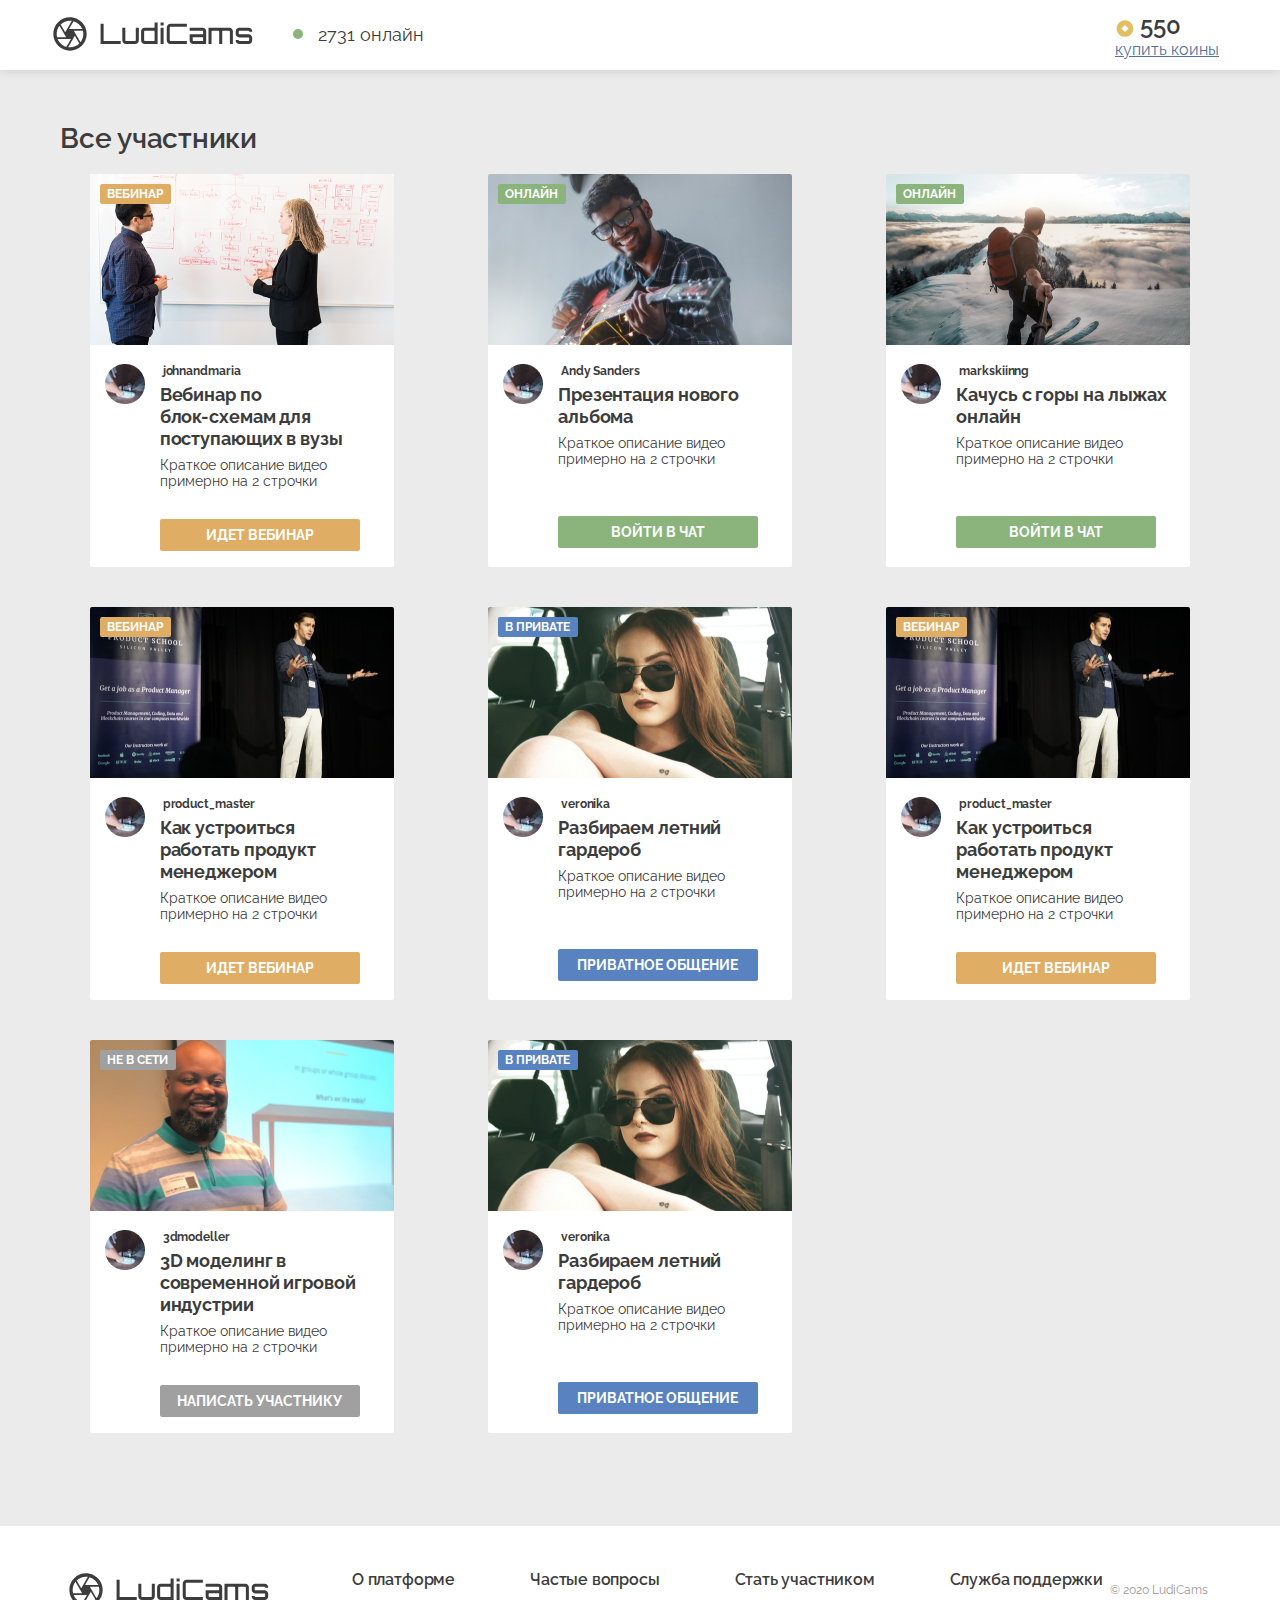
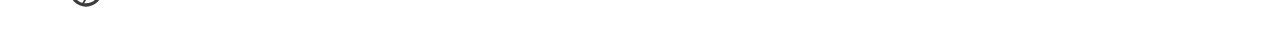
<file: index.html>
<!DOCTYPE html>
<html lang='ru'>
<head>
    <title>LudiCams</title>
    <meta charset='utf-8' />
    <meta name='viewport' content='width=device-width, initial-scale=1.0' />
    <script src='https://ajax.googleapis.com/ajax/libs/jquery/2.2.0/jquery.min.js'></script>
    <link rel="preconnect" href="https://fonts.gstatic.com">
    <link href="https://fonts.googleapis.com/css2?family=Raleway:wght@400;600;700&display=swap" rel="stylesheet">
    <link href='css/custom.css' rel='stylesheet' />
    <link href='css/style.css' rel='stylesheet' />
</head>
<body>
    <header class="header">
        <div class="header__container container">
            <div class="header__navigation">
                <div class="header__logo"><a href="index.html"><img src="img/svg/logo.svg" alt=""></a></div>
                <div class="header__online"><img src="img/svg/Ellipse 2.svg" alt="">2731 онлайн</div>
            </div>
            <div class="header__coins">
                <div class="header__coins-num"><img src="img/svg/ri_copper-coin-fill.svg" alt="">550</div>
                <div class="header__link"><a href="#">купить коины</a></div>
            </div>
            <div class="header__burger-menu">
                <div class="header__burger-icon" onclick="let menu = document.querySelector('.header__bugrer-navigation'); menu.setAttribute('style', 'display: grid')"><span></span></div>
                <div class="header__bugrer-navigation">
                    <div class="header__exit-menu" onclick="let menu = document.querySelector('.header__bugrer-navigation'); menu.setAttribute('style', 'display: none')"></div>
                    <div class="header__logo"><a href="index.html"><img src="img/svg/logo.svg" alt=""></a></div>
                    <div class="header__online"><img src="img/svg/Ellipse 2.svg" alt="">2731 онлайн</div>
                    <div class="header__coins">
                        <div class="header__coins-num"><img src="img/svg/ri_copper-coin-fill.svg" alt="">550</div>
                        <div class="header__link"><a href="#">купить коины</a></div>
                    </div>
                </div>
            </div>
        </div>
    </header>
        <section class="videos container">
            <div class="videos__title"><h1>Все участники</h1></div>
            <div class="videos__card-list">
                <div class="videos__card">
                    <div class="videos__image"><img src="img/png/img1.png" alt=""></div>
                    <div class="videos__status videos__status_orange">вебинар</div>
                    <div class="videos__info">
                        <div class="videos__avatar"><img src="img/png/ava.png" alt=""></div>
                        <div class="videos__content">
                            <div class="videos__username">johnandmaria</div>
                            <div class="videos__subtitle"><h3>Вебинар по <br/>блок-схемам для поступающих в вузы</h3></div>
                            <div class="videos__short-desk"><p>Краткое описание видео примерно на 2 строчки</p></div>
                        </div>
                    </div>
                    <div class="videos__button videos__button_orange-status"><button>идет вебинар</button></div>
                </div>
                <div class="videos__card">
                    <div class="videos__image"><img src="img/png/img2.png" alt=""></div>
                    <div class="videos__status videos__status_green">онлайн</div>
                    <div class="videos__info">
                        <div class="videos__avatar"><img src="img/png/ava.png" alt=""></div>
                        <div class="videos__content">
                            <div class="videos__username">Andy Sanders</div>
                            <div class="videos__subtitle"><h3>Презентация нового альбома</h3></div>
                            <div class="videos__short-desk"><p>Краткое описание видео примерно на 2 строчки</p></div>
                        </div>
                    </div>
                    <div class="videos__button videos__button_green-status"><button>Войти в чат</button></div>
                </div>
                <div class="videos__card">
                    <div class="videos__image"><img src="img/png/img3.png" alt=""></div>
                    <div class="videos__status videos__status_green">онлайн</div>
                    <div class="videos__info">
                        <div class="videos__avatar"><img src="img/png/ava.png" alt=""></div>
                        <div class="videos__content">
                            <div class="videos__username">markskiinng</div>
                            <div class="videos__subtitle"><h3>Качусь с горы на лыжах онлайн</h3></div>
                            <div class="videos__short-desk"><p>Краткое описание видео примерно на 2 строчки</p></div>
                        </div>
                    </div>
                    <div class="videos__button videos__button_green-status"><button>Войти в чат</button></div>
                </div>
                <div class="videos__card">
                    <div class="videos__image"><img src="img/png/img4.png" alt=""></div>
                    <div class="videos__status videos__status_orange">вебинар</div>
                    <div class="videos__info">
                        <div class="videos__avatar"><img src="img/png/ava.png" alt=""></div>
                        <div class="videos__content">
                            <div class="videos__username">product_master</div>
                            <div class="videos__subtitle"><h3>Как устроиться работать продукт менеджером</h3></div>
                            <div class="videos__short-desk"><p>Краткое описание видео примерно на 2 строчки</p></div>
                        </div>
                    </div>
                    <div class="videos__button videos__button_orange-status"><button>идет вебинар</button></div>
                </div>
                <div class="videos__card">
                    <div class="videos__image"><img src="img/png/img5.png" alt=""></div>
                    <div class="videos__status videos__status_blue">в привате</div>
                    <div class="videos__info">
                        <div class="videos__avatar"><img src="img/png/ava.png" alt=""></div>
                        <div class="videos__content">
                            <div class="videos__username">veronika</div>
                            <div class="videos__subtitle"><h3>Разбираем летний гардероб</h3></div>
                            <div class="videos__short-desk"><p>Краткое описание видео примерно на 2 строчки</p></div>
                        </div>
                    </div>
                    <div class="videos__button videos__button_blue-status"><button>приватное общение</button></div>
                </div>
                <div class="videos__card">
                    <div class="videos__image"><img src="img/png/img4.png" alt=""></div>
                    <div class="videos__status videos__status_orange">вебинар</div>
                    <div class="videos__info">
                        <div class="videos__avatar"><img src="img/png/ava.png" alt=""></div>
                        <div class="videos__content">
                            <div class="videos__username">product_master</div>
                            <div class="videos__subtitle"><h3>Как устроиться работать продукт менеджером</h3></div>
                            <div class="videos__short-desk"><p>Краткое описание видео примерно на 2 строчки</p></div>
                        </div>
                    </div>
                    <div class="videos__button videos__button_orange-status"><button>идет вебинар</button></div>
                </div>
                <div class="videos__card">
                    <div class="videos__image"><img src="img/png/img7.png" alt=""></div>
                    <div class="videos__status videos__status_grey">не в сети</div>
                    <div class="videos__info">
                        <div class="videos__avatar"><img src="img/png/ava.png" alt=""></div>
                        <div class="videos__content">
                            <div class="videos__username">3dmodeller</div>
                            <div class="videos__subtitle"><h3>3D моделинг в современной игровой индустрии</h3></div>
                            <div class="videos__short-desk"><p>Краткое описание видео примерно на 2 строчки</p></div>
                        </div>
                    </div>
                    <div class="videos__button videos__button_grey-status"><button>Написать участнику</button></div>
                </div>
                <div class="videos__card">
                    <div class="videos__image"><img src="img/png/img5.png" alt=""></div>
                    <div class="videos__status videos__status_blue">в привате</div>
                    <div class="videos__info">
                        <div class="videos__avatar"><img src="img/png/ava.png" alt=""></div>
                        <div class="videos__content">
                            <div class="videos__username">veronika</div>
                            <div class="videos__subtitle"><h3>Разбираем летний гардероб</h3></div>
                            <div class="videos__short-desk"><p>Краткое описание видео примерно на 2 строчки</p></div>
                        </div>
                    </div>
                    <div class="videos__button videos__button_blue-status"><button>приватное общение</button></div>
                </div>
            </div>
        </section>
    </div>
    <footer class="footer">
        <div class="footer__container container">
            <div class="footer__logo"><a href="index.html"><img src="img/svg/logo.svg" alt=""></a></div>
            <div class="footer__navigation">
                <ul class="footer__menu">
                    <li class="footer__link"><a href="#">О платформе</a></li>
                    <li class="footer__link"><a href="#">Частые вопросы</a></li>
                    <li class="footer__link"><a href="#">Стать участником</a></li>
                    <li class="footer__link"><a href="#">Служба поддержки</a></li>
                </ul>
            </div>
            <div class="footer__license">© 2020 LudiCams</div>
        </div>
    </footer>
    <script></script>
</body>
</html>
</file>
<file: css/custom.css>
*{padding: 0; margin: 0; border: 0;}

*,*:before,*:after{
	-moz-box-sizing: border-box;
	-webkit-box-sizing: border-box;
	box-sizing: border-box;
}
:focus,:active{outline: none;}
a:focus,a:active{outline: none;}

nav,footer,header,aside{display: block;}

html,body{
	height: 100%;
	width: 100%;
	font-size: 100%;
	-ms-text-size-adjust: 100%;
	-moz-text-size-adjust: 100%;
	-webkit-text-size-adjust: 100%;
}
html{scroll-behavior: smooth; overflow-x: hidden;}
input,button,textarea{font-family: inherit;}

input::-ms-clear{display: none;}
button{cursor: pointer; background: none;}
button::-moz-focus-inner {padding: 0; border: 0;}
a, a:hover, a:visited{text-decoration: none;}
ul, menu{list-style: none;}
img{vertical-align: top;}

h1,h2,h3,h4,h5,h6{font-size:inherit; font-weight: 400;}

body{display: flex; flex-direction: column; min-height: 100%; background: #EBEBEB; color: var(--main-black); font-family: 'Raleway', sans-serif;}
body>header{flex: 1 0 auto;}
body>.content{flex: 1 0 auto;}
body>footer{flex: 0 0 auto;}

.container, .large_container{width: 100%; max-width: 1440px; margin: 0 auto; padding: 0;}
.large_container{max-width: 1980px;}

:root{
	--main-black: #3C3C3C;
	--main-white: #FFFFFF;
	--main-blue: #5982C0;
	--main-blue-hover: #679CEB;
	--main-orange: #DFAD63;
	--main-orange-hover: #F6B758;
	--main-green: #8BB47D;
	--main-green-hover: #82DC64;
	--main-grey: #A0A0A0;
	--main-grey-hover: #C1C1C1;
}
</file>
<file: css/style.css>
.header {
    height: 70px;
    margin: 0 0 52px 0;
    background: var(--main-white);
    box-shadow: 0px 0px 10px rgba(0, 0, 0, 0.15);
}
.header__container{
    height: 100%;
    padding: 0 61px 0 50px;
    display: flex;
    align-items: center;
    justify-content: space-between;
}
.header__navigation{
    display: flex;
    padding: 0 0 2px 0;
}
.header__logo {
    margin: 0 39px 0 0;
}
.header__online{
    display: flex;
    align-items: center;
    font-size: 18px;
}
.header__online img {
    margin: 0 15px 0 0;
}
.header__coins-num {
    display: flex;
    font-weight: 600;
    font-size: 24px;
}
.header__coins-num>img{
    margin: 6px 5px 0 0;
}
.header__link>a{
    font-size: 16px;
    text-decoration-line: underline;
    color: #52719F;
}
.header__link>a:hover{
    color: var(--main-black);
}
.header__link>a:active{
    color: var(--main-green);
}
.header__burger-menu {
    display: none;
}
.videos {
    display: flex;
    justify-content: space-between;
    flex-flow: wrap;
    padding: 0 60px;
}
.videos__title{
    width: 100%;
}
.videos__title>h1 {
    margin: 0 0 19px 0;
    font-weight: 600;
    font-size: 28px;
    line-height: 33px;
    letter-spacing: -0.25px;
}
.videos__card-list{
    width: 100%;
    display: grid;
    grid-template-columns: repeat(auto-fit, minmax(300px, 1fr));
    grid-column-gap: 35px;
    grid-row-gap: 40px;
    justify-items: center;
}
.videos__card {
    width: 304px;
    height: 393px;
    position: relative;
    letter-spacing: -0.1px;
    background: var(--main-white);
    border-radius: 2px;
    overflow: hidden;
}
.videos__status {
    padding: 3px 8px 3px 7px;
    position: absolute;
    top: 10px;
    left: 10px;
    color: var(--main-white);
    font-size: 12px;
    font-weight: 700;
    text-transform: uppercase;
    letter-spacing: 0;
    border-radius: 2px;
}
.videos__info {
    height: calc(100% - 171px - 48px);
    padding: 19px 20px 16px 15px;
    display: flex;
}
.videos__avatar {
    margin: 0 15px 0 0;
}
.videos__username {
    margin: 0 0 6px 3px;
    font-weight: 700;
    font-size: 12px;
    line-height: 14px;
}
.videos__subtitle>h3 {
    margin: 0 0 7px 0;
    font-weight: 700;
    font-size: 18px;
    line-height: 22px;
}
.videos__short-desk {
    font-size: 14px;
    letter-spacing: 0;
}
.videos__button>button {
    width: 200px;
    height: 32px;
    margin: 0 0 0 70px;
    display: flex;
    justify-content: center;
    align-items: center;
    color: var(--main-white);
    font-weight: 700;
    font-size: 14px;
    text-transform: uppercase;
    border-radius: 2px;
}
.videos__status_orange{
    background: var(--main-orange);
}

.videos__button_orange-status>button {
    background: var(--main-orange);
    transition: all 0.3s;
}
.videos__button_orange-status>button:hover {
    background: var(--main-orange-hover);
}
.videos__button_orange-status>button:focus {
    background: var(--main-orange);
    border: 2px solid var(--main-orange-hover);
}
.videos__status_green{
    background: var(--main-green);
}
.videos__status_green + .videos__info{
    height: calc(100% - 171px - 51px);
}

.videos__button_green-status>button {
    background: var(--main-green);
    transition: all 0.3s;
}
.videos__button_green-status>button:hover {
    background: var(--main-green-hover);
}
.videos__button_green-status>button:focus {
    background: var(--main-green);
    border: 2px solid var(--main-green-hover);
}
.videos__status_blue{
    background: var(--main-blue);
}
.videos__status_blue + .videos__info{
    height: calc(100% - 171px - 51px);
}

.videos__button_blue-status>button {
    background: var(--main-blue);
    transition: all 0.3s;
}
.videos__button_blue-status>button:hover {
    background: var(--main-blue-hover);
}
.videos__button_blue-status>button:focus {
    background: var(--main-blue);
    border: 2px solid var(--main-blue-hover);
}
.videos__status_grey{
    background: var(--main-grey);
}

.videos__button_grey-status>button {
    background: var(--main-grey);
    transition: all 0.3s;
}
.videos__button_grey-status>button:hover {
    background: var(--main-grey-hover);
}
.videos__button_grey-status>button:focus {
    background: var(--main-grey);
    border: 2px solid var(--main-grey-hover);
}
.footer{
    min-height: 128px;
    margin: 93px 0 0 0;
    background: var(--main-white);
}
.footer__container {
    height: 100%;
    padding: 44px 72px 44px 66px;
    display: flex;
    flex-wrap: wrap;
    justify-content: space-between;
}
.footer__menu {
    display: flex;
}
.footer__link>a {
    margin: 0 0 0 75px;
    color: #3C3C3C;
    font-weight: 600;
    font-size: 16px;
    letter-spacing: -0.18px;
}
.footer__license {
    height: 40px;
    display: flex;
    align-items: center;
    font-size: 12px;
    letter-spacing: 0.01px;
    color: #989898;
}
@media screen and (max-width: 1275px) {
    .footer__container{
        padding: 44px 72px 98px 66px;
        align-items:flex-start;
    }
    .footer__navigation{
        width: 100%;
        margin-top: 70px;
        order: 3;
    }
    .footer__menu{
        flex-flow: wrap;
    }
    .footer__link{
        width: 50%;
    }
    .footer__link:last-child{
        margin-top: 14px;
    }
    .footer__link>a{
        margin: 0 0 0 0;
    }
    .footer__license {
        order: 2;
    }
}
@media screen and (max-width: 650px) {
    .header__navigation > .header__online{
        display: none;
    }
    .header__container > .header__coins{
        display: none;
    }
    .header__burger-menu {
        display: block;
    }
    .header__burger-icon>span, .header__burger-icon::after, .header__burger-icon::before {
        display: block;
        width: 15px;
        height: 2px;
        background: #000000;
    }
    .header__burger-icon{
        width: 15px;
        height: 14px;
        position: relative;
        display: flex;
        align-items: center;
        cursor: pointer;
    }
    .header__burger-icon::before{
        content: "";
        position: absolute;
        top: 0;
        left: 0;
    }
    .header__burger-icon::after{
        content: "";
        position: absolute;
        bottom: 0;
        left: 0;
    }
    .header__bugrer-navigation {
        width: 100%;
        height: 100vh;
        padding: 38px 0 0;
        position: fixed;
        display: none;
        grid-template-columns: 1fr;
        grid-template-rows: repeat(4, min-content) 1fr;
        justify-items: center;
        top: 0;
        left: 0;
        background: var(--main-white);
        z-index: 1000;
    }
    .header__exit-menu {
        position: relative;
        width: 20px;
        height: 20px;
        margin: 0 0 61px 0;
        cursor: pointer;
    }
    .header__exit-menu::before, .header__exit-menu::after{
        content: "";
        position: absolute;
        top: 8px;
        left: 0;
        width: 20px;
        height: 2px;
        background: #000000;
    }
    .header__exit-menu::before{
        transform: rotate(45deg);
    }
    .header__exit-menu::after{
        transform: rotate(-45deg);
    }
    .header__bugrer-navigation .header__logo {
        margin: 0 0 33px 0;
    }
    .header__bugrer-navigation .header__online {
        margin: 0 0 47px 0; 
    }
    .header__bugrer-navigation .header__coins {
        margin: 0;
    }
    .footer{
        margin: 151px 0 0 0;
    }
}
@media screen and (max-width: 480px) {
    .header__container{
        padding: 0 25px 0 15px;
    }
    .videos {
        padding: 0 28px;
    }
    .footer__container{
        padding: 30px 0;
        justify-content: center;
    }
    .footer__navigation{
        margin: 31px 0 34px 0;
        order: 2;
    }
    .footer__menu{
        width: min-content;
        margin: 0 auto;
        white-space: nowrap;
    }
    .footer__link{
        margin: 14px 0 0 0;
        width: 100%;
    }
    .footer__link:first-child{
        margin: 0;
    }
    .footer__license {
        order: 3;
    }
}
</file>
